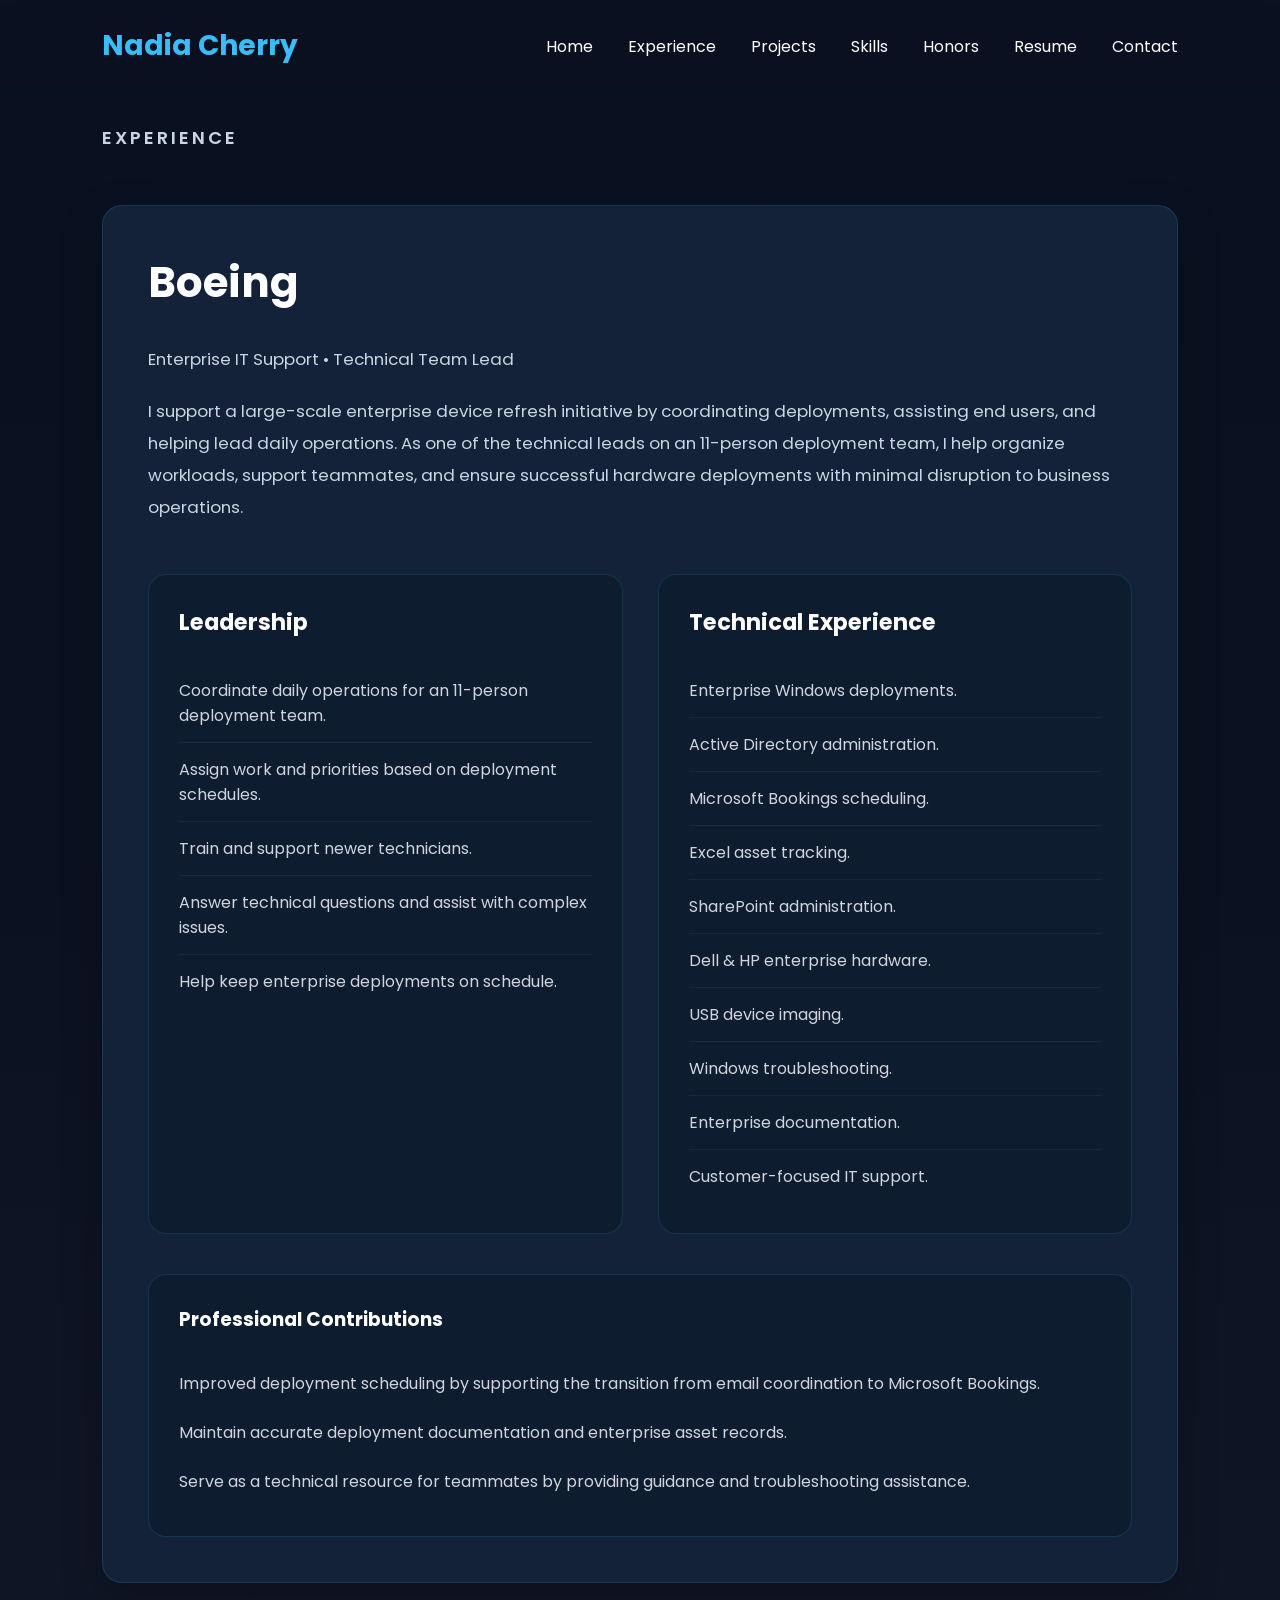
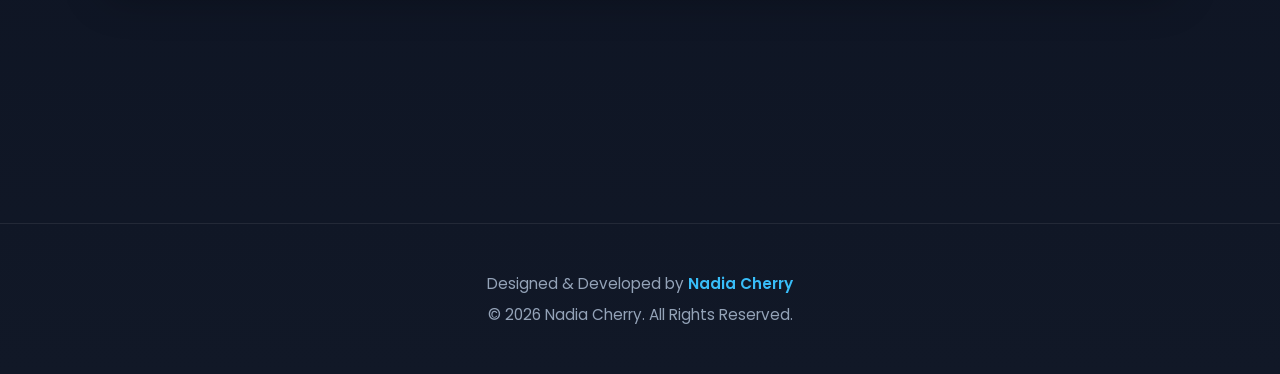
<file: experience.html>
<!DOCTYPE html>
<html lang="en">

<head>
    <meta charset="UTF-8">
    <meta name="viewport" content="width=device-width, initial-scale=1.0">

    <title>Nadia Cherry | Enterprise IT Support | Future Cybersecurity Professional</title>

    <!-- Google Font -->
    <link rel="preconnect" href="https://fonts.googleapis.com">
    <link rel="preconnect" href="https://fonts.gstatic.com" crossorigin>

    <link
        href="https://fonts.googleapis.com/css2?family=Poppins:wght@300;400;500;600;700;800&display=swap"
        rel="stylesheet">

    <link rel="stylesheet" href="style.css">
</head>

<body>

<header>

<nav class="navbar">

<div class="logo">
Nadia Cherry
</div>

<ul class="nav-links">

    <li><a href="index.html">Home</a></li>

    <li><a href="experience.html">Experience</a></li>

    <li><a href="projects.html">Projects</a></li>

    <li><a href="skills.html">Skills</a></li>

    <li><a href="honors.html">Honors</a></li>

    <li><a href="resume.html">Resume</a></li>

    <li><a href="#contact">Contact</a></li>

</ul>

</nav>

<!-- ==========================
     EXPERIENCE
========================== -->

<section id="experience" class="experience">

<div class="container">

<p class="section-title">
EXPERIENCE
</p>

<div class="experience-card">

<h2 class="company">
Boeing
</h2>

<p class="job-title">
Enterprise IT Support • Technical Team Lead
</p>

<p>
I support a large-scale enterprise device refresh initiative by coordinating deployments, assisting end users, and helping lead daily operations. As one of the technical leads on an 11-person deployment team, I help organize workloads, support teammates, and ensure successful hardware deployments with minimal disruption to business operations.
</p>

<div class="experience-grid">

<div class="info-card">

<h3>
Leadership
</h3>

<ul>

<li>Coordinate daily operations for an 11-person deployment team.</li>

<li>Assign work and priorities based on deployment schedules.</li>

<li>Train and support newer technicians.</li>

<li>Answer technical questions and assist with complex issues.</li>

<li>Help keep enterprise deployments on schedule.</li>

</ul>

</div>

<div class="info-card">

<h3>
Technical Experience
</h3>

<ul>

<li>Enterprise Windows deployments.</li>

<li>Active Directory administration.</li>

<li>Microsoft Bookings scheduling.</li>

<li>Excel asset tracking.</li>

<li>SharePoint administration.</li>

<li>Dell & HP enterprise hardware.</li>

<li>USB device imaging.</li>

<li>Windows troubleshooting.</li>

<li>Enterprise documentation.</li>

<li>Customer-focused IT support.</li>

</ul>

</div>

</div>

<div class="contributions">

<h3>
Professional Contributions
</h3>

<ul>

<li>Improved deployment scheduling by supporting the transition from email coordination to Microsoft Bookings.</li>

<li>Maintain accurate deployment documentation and enterprise asset records.</li>

<li>Serve as a technical resource for teammates by providing guidance and troubleshooting assistance.</li>

</ul>

</div>

</div>

</div>

</section>

<!-- FOOTER -->

<footer class="footer">

    <div class="container">

        <p>

            Designed & Developed by <strong>Nadia Cherry</strong>

        </p>

        <p class="footer-copy">

            © 2026 Nadia Cherry. All Rights Reserved.

        </p>

    </div>

</footer>

<script src="script.js"></script>

</body>

</html>
</file>
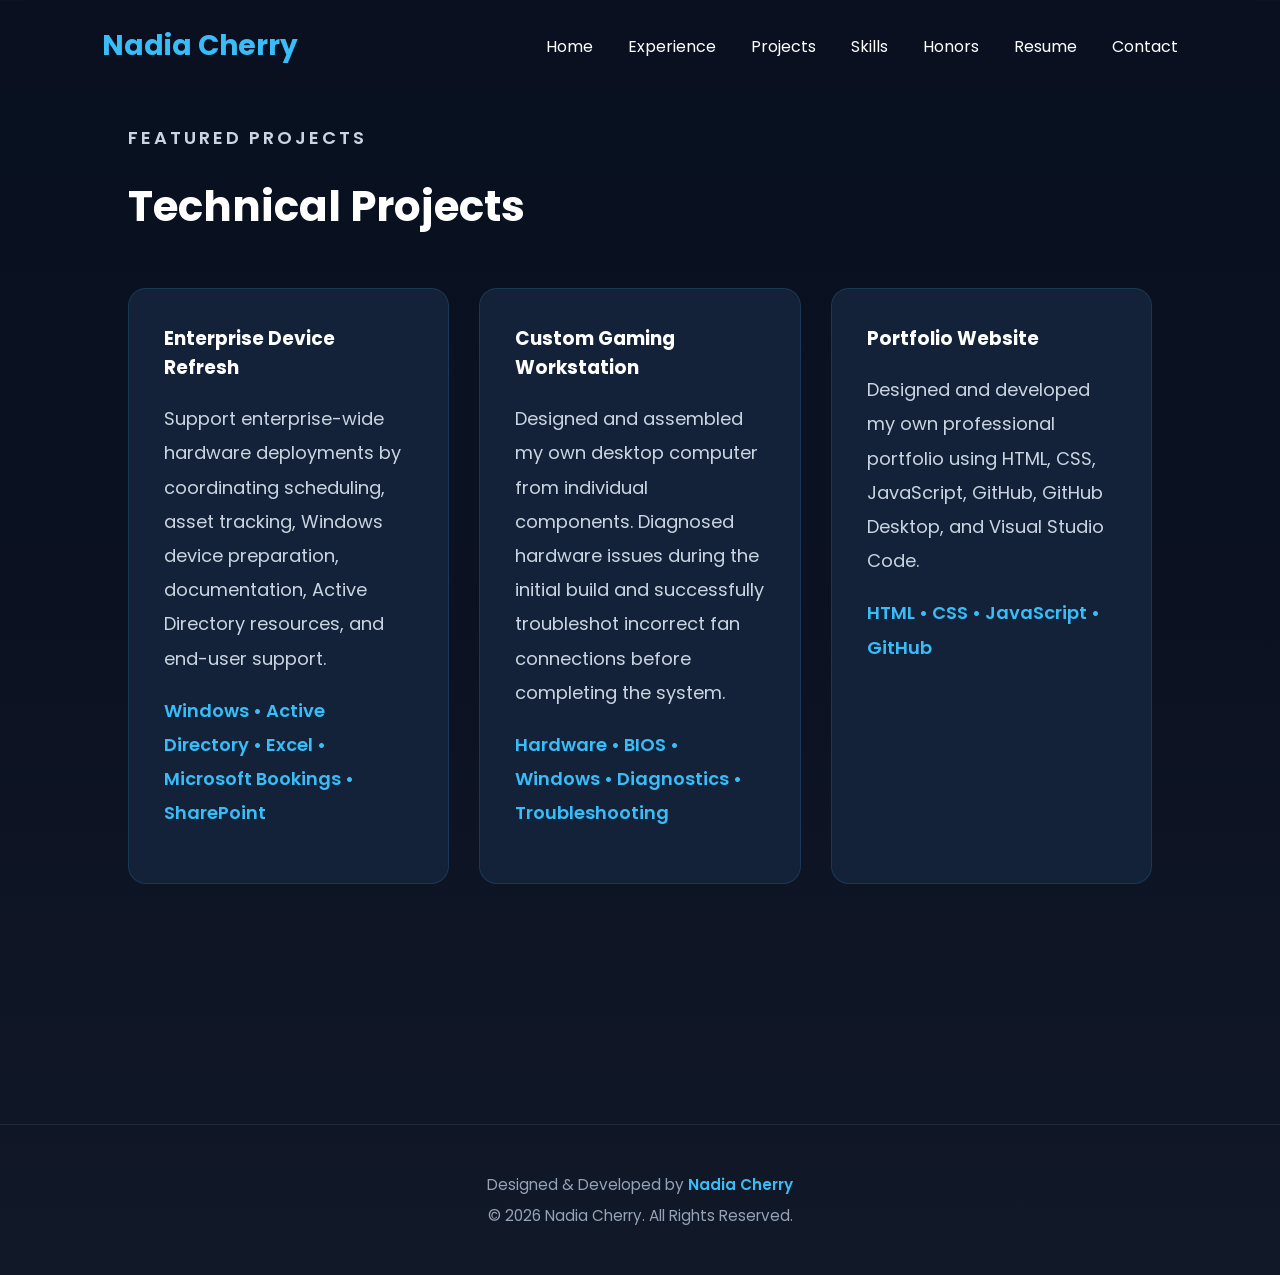
<file: projects.html>
<!DOCTYPE html>
<html lang="en">

<header>
    
<head>
    <meta charset="UTF-8">
    <meta name="viewport" content="width=device-width, initial-scale=1.0">

    <title>Nadia Cherry | Enterprise IT Support | Future Cybersecurity Professional</title>

    <!-- Google Font -->
    <link rel="preconnect" href="https://fonts.googleapis.com">
    <link rel="preconnect" href="https://fonts.gstatic.com" crossorigin>

    <link
        href="https://fonts.googleapis.com/css2?family=Poppins:wght@300;400;500;600;700;800&display=swap"
        rel="stylesheet">

    <link rel="stylesheet" href="style.css">
</head>

<body>

<header>

<nav class="navbar">

<div class="logo">
Nadia Cherry
</div>

<ul class="nav-links">

    <li><a href="index.html">Home</a></li>

    <li><a href="experience.html">Experience</a></li>

    <li><a href="projects.html">Projects</a></li>

    <li><a href="skills.html">Skills</a></li>

    <li><a href="honors.html">Honors</a></li>

    <li><a href="resume.html">Resume</a></li>

    <li><a href="#contact">Contact</a></li>

</ul>

</nav>

<!-- PROJECTS -->

<section id="projects" class="projects">

<div class="container">

<p class="section-title">
FEATURED PROJECTS
</p>

<h2>
Technical Projects
</h2>

<div class="project-grid">

<!-- Project 1 -->

<div class="project-card">

<h3>Enterprise Device Refresh</h3>

<p>

Support enterprise-wide hardware deployments by coordinating scheduling,
asset tracking, Windows device preparation, documentation,
Active Directory resources, and end-user support.

</p>

<p class="tech">

Windows • Active Directory • Excel • Microsoft Bookings • SharePoint

</p>

</div>

<!-- Project 2 -->

<div class="project-card">

<h3>Custom Gaming Workstation</h3>

<p>

Designed and assembled my own desktop computer from individual components.
Diagnosed hardware issues during the initial build and successfully
troubleshot incorrect fan connections before completing the system.

</p>

<p class="tech">

Hardware • BIOS • Windows • Diagnostics • Troubleshooting

</p>

</div>

<!-- Project 3 -->

<div class="project-card">

<h3>Portfolio Website</h3>

<p>

Designed and developed my own professional portfolio using HTML, CSS,
JavaScript, GitHub, GitHub Desktop, and Visual Studio Code.

</p>

<p class="tech">

HTML • CSS • JavaScript • GitHub

</p>

</div>

</div>

</div>

</section>

<!-- FOOTER -->

<footer class="footer">

    <div class="container">

        <p>

            Designed & Developed by <strong>Nadia Cherry</strong>

        </p>

        <p class="footer-copy">

            © 2026 Nadia Cherry. All Rights Reserved.

        </p>

    </div>

</footer>

<script src="script.js"></script>

</body>

</html>
</file>
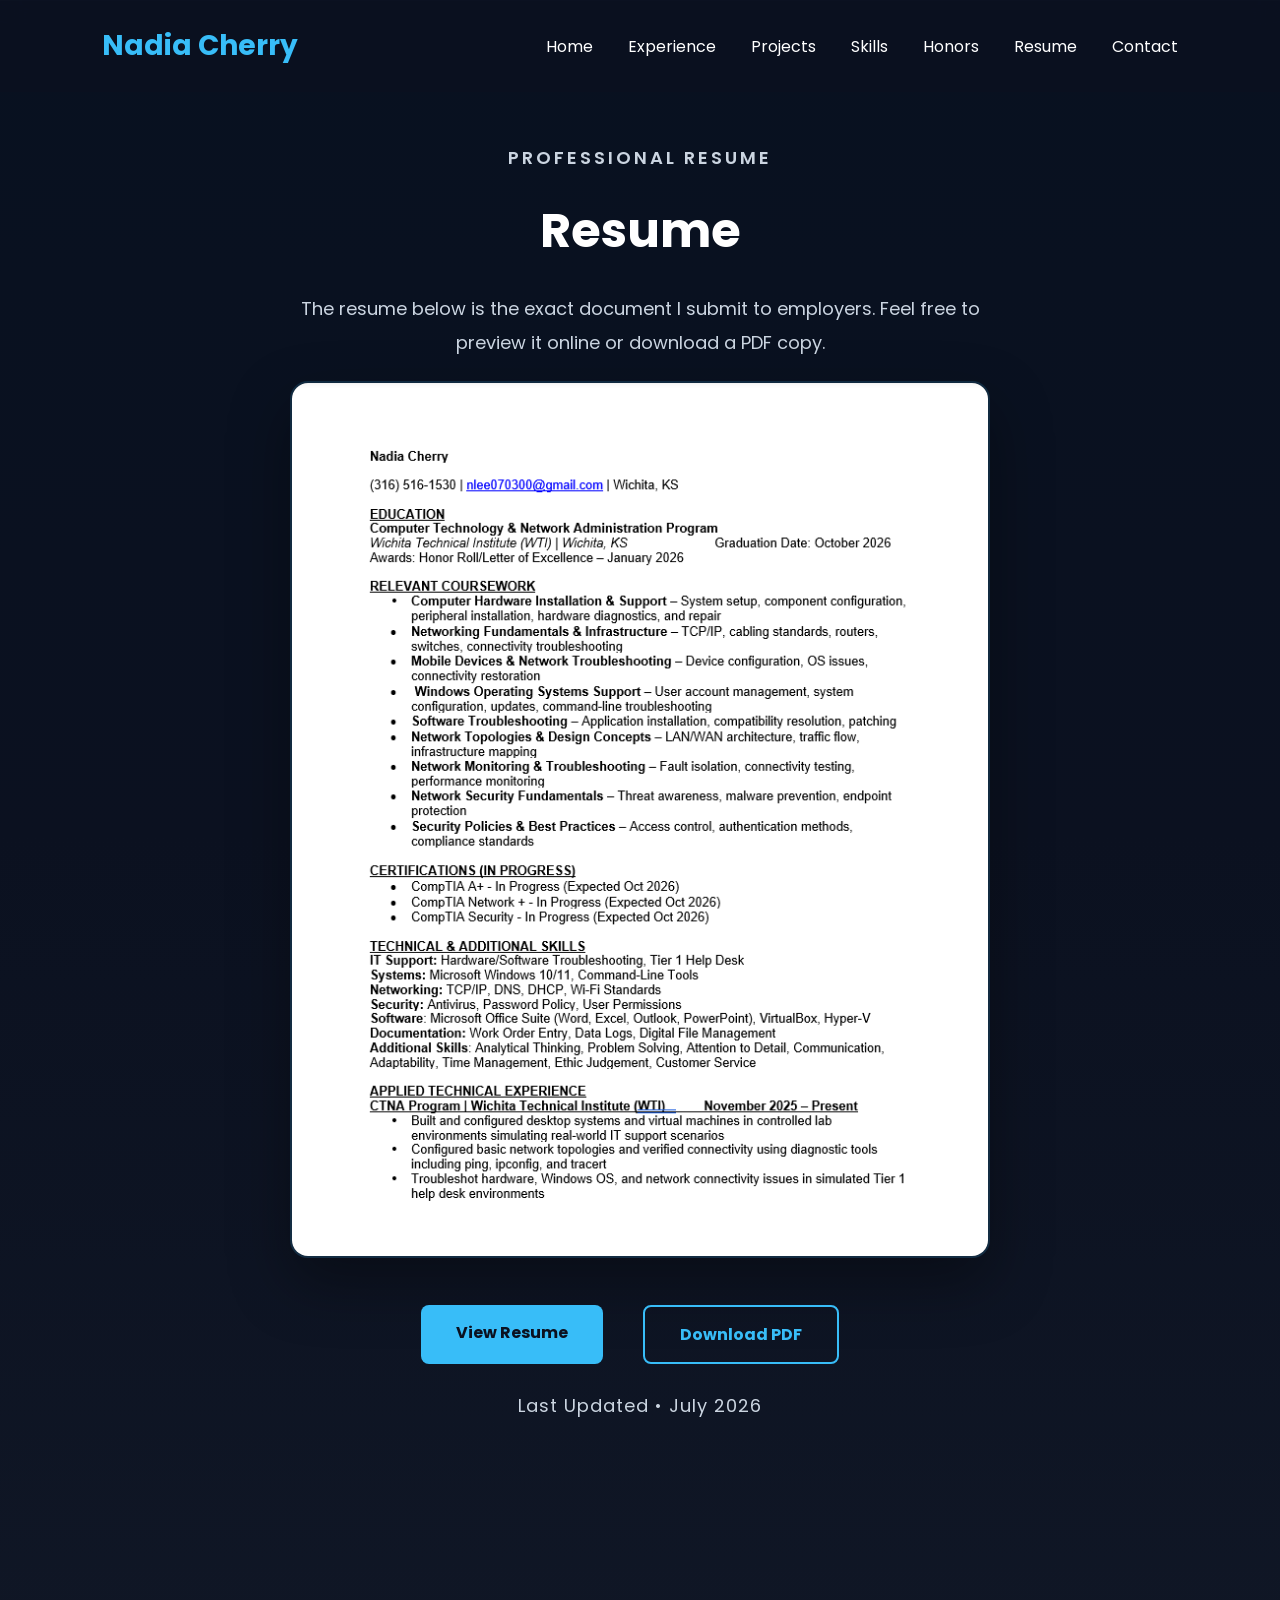
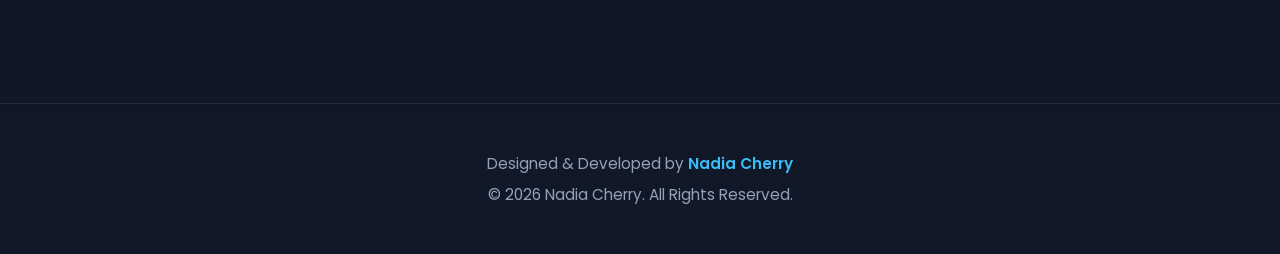
<file: resume.html>
<!DOCTYPE html>
<html lang="en">

<head>
    <meta charset="UTF-8">
    <meta name="viewport" content="width=device-width, initial-scale=1.0">

    <title>Nadia Cherry | Enterprise IT Support | Future Cybersecurity Professional</title>

    <!-- Google Font -->
    <link rel="preconnect" href="https://fonts.googleapis.com">
    <link rel="preconnect" href="https://fonts.gstatic.com" crossorigin>

    <link
        href="https://fonts.googleapis.com/css2?family=Poppins:wght@300;400;500;600;700;800&display=swap"
        rel="stylesheet">

    <link rel="stylesheet" href="style.css">
</head>

<body>

<header>

<nav class="navbar">

<div class="logo">
Nadia Cherry
</div>

<ul class="nav-links">

    <li><a href="index.html">Home</a></li>

    <li><a href="experience.html">Experience</a></li>

    <li><a href="projects.html">Projects</a></li>

    <li><a href="skills.html">Skills</a></li>

    <li><a href="honors.html">Honors</a></li>

    <li><a href="resume.html">Resume</a></li>

    <li><a href="#contact">Contact</a></li>

</ul>

</nav>

<!-- RESUME -->

<section id="resume" class="resume">

    <div class="container">

        <p class="section-title">
            PROFESSIONAL RESUME
        </p>

        <h2>Resume</h2>

        <p class="resume-intro">
            The resume below is the exact document I submit to employers.
            Feel free to preview it online or download a PDF copy.
        </p>

        <div class="resume-container">

           <a href="assets/resume/resume.pdf" target="_blank">

                <img
                    src="assets/resume/resume-preview.png"
                    alt="Nadia Cherry Resume"
                    class="resume-preview">

            </a>

            <div class="resume-buttons">

               <a href="assets/resume/resume.pdf"
                    target="_blank"
                    class="btn primary">
                    View Resume
                </a>

               <a href="assets/resume/resume.pdf"
   target="_blank"
   class="btn secondary">
    Download PDF
</a>

            </div>


            <p class="resume-date">
    Last Updated • July 2026
            </p>

        </div>

    </div>


</section>

<!-- FOOTER -->

<footer class="footer">

    <div class="container">

        <p>

            Designed & Developed by <strong>Nadia Cherry</strong>

        </p>

        <p class="footer-copy">

            © 2026 Nadia Cherry. All Rights Reserved.

        </p>

    </div>

</footer>

<script src="script.js"></script>

</body>

</html>
</file>
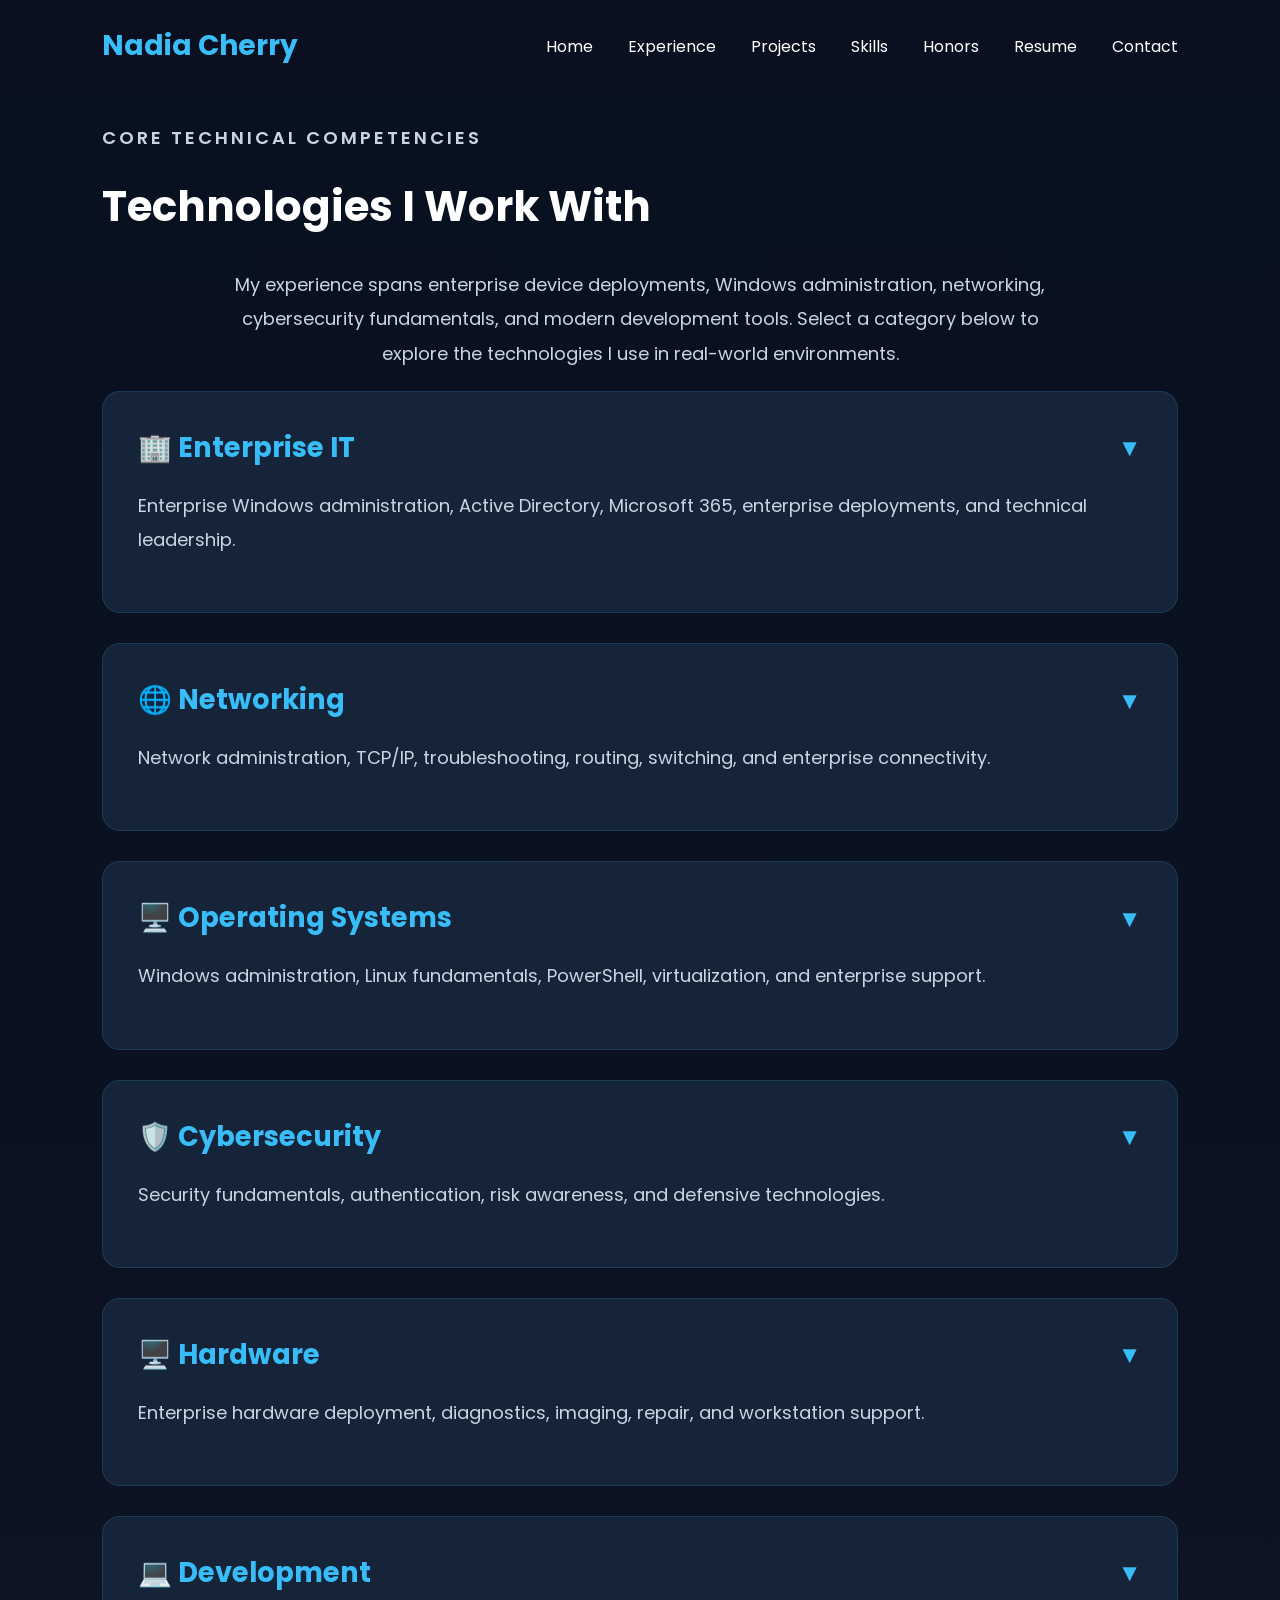
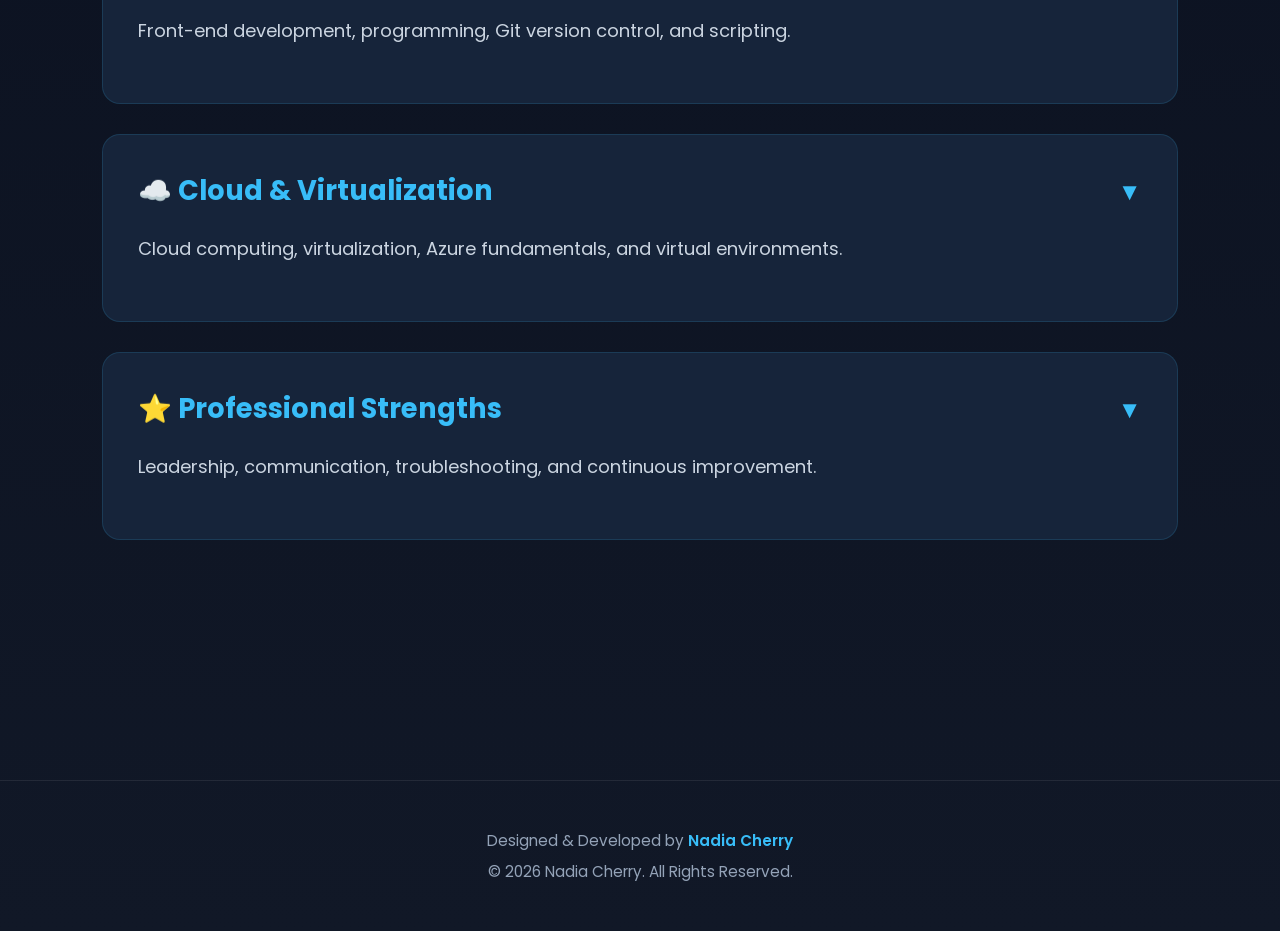
<file: skills.html>
<!DOCTYPE html>
<html lang="en">

<head>
    <meta charset="UTF-8">
    <meta name="viewport" content="width=device-width, initial-scale=1.0">

    <title>Nadia Cherry | Enterprise IT Support | Future Cybersecurity Professional</title>

    <!-- Google Font -->
    <link rel="preconnect" href="https://fonts.googleapis.com">
    <link rel="preconnect" href="https://fonts.gstatic.com" crossorigin>

    <link
        href="https://fonts.googleapis.com/css2?family=Poppins:wght@300;400;500;600;700;800&display=swap"
        rel="stylesheet">

    <link rel="stylesheet" href="style.css">
</head>

<body>

<header>

<nav class="navbar">

<div class="logo">
Nadia Cherry
</div>

<ul class="nav-links">

    <li><a href="index.html">Home</a></li>

    <li><a href="experience.html">Experience</a></li>

    <li><a href="projects.html">Projects</a></li>

    <li><a href="skills.html">Skills</a></li>

    <li><a href="honors.html">Honors</a></li>

    <li><a href="resume.html">Resume</a></li>

    <li><a href="#contact">Contact</a></li>

</ul>

</nav>

<!-- SKILLS -->

<section id="skills" class="skills">

    <div class="container">

        <p class="section-title">
            CORE TECHNICAL COMPETENCIES
        </p>

        <h2>
            Technologies I Work With
        </h2>

        <p class="skills-intro">

            My experience spans enterprise device deployments, Windows administration,
            networking, cybersecurity fundamentals, and modern development tools.
            Select a category below to explore the technologies I use in real-world
            environments.

        </p>

       <div class="competency-grid">

    <!-- Enterprise IT -->

    <div class="competency-card">

        <div class="competency-header">

            <h3>🏢 Enterprise IT</h3>

            <span class="expand-icon">▼</span>

        </div>

        <p class="competency-summary">

            Enterprise Windows administration, Active Directory,
            Microsoft 365, enterprise deployments, and technical leadership.

        </p>

        <div class="competency-details hidden">

            <ul>

                <li>✔ Active Directory</li>
                <li>✔ Group Policy</li>
                <li>✔ SharePoint Administration</li>
                <li>✔ Microsoft Bookings</li>
                <li>✔ Microsoft Teams</li>
                <li>✔ Microsoft Outlook</li>
                <li>✔ Microsoft Excel</li>
                <li>✔ Enterprise Asset Management</li>
                <li>✔ Device Refresh Operations</li>
                <li>✔ Enterprise Documentation</li>
                <li>✔ Policy Deployment</li>
                <li>✔ User Support</li>
                <li>✔ Customer Service</li>
                <li>✔ Technical Leadership</li>

            </ul>

        </div>

    </div>

    <!-- Networking -->

    <div class="competency-card">

        <div class="competency-header">

            <h3>🌐 Networking</h3>

            <span class="expand-icon">▼</span>

        </div>

        <p class="competency-summary">

            Network administration, TCP/IP, troubleshooting,
            routing, switching, and enterprise connectivity.

        </p>

        <div class="competency-details hidden">

            <ul>

                <li>✔ TCP/IP</li>
                <li>✔ IPv4 Addressing</li>
                <li>✔ Subnetting</li>
                <li>✔ DNS</li>
                <li>✔ DHCP</li>
                <li>✔ VPN</li>
                <li>✔ VLAN Fundamentals</li>
                <li>✔ Routing Concepts</li>
                <li>✔ Switching Concepts</li>
                <li>✔ Cisco Networking</li>
                <li>✔ Wireshark</li>
                <li>✔ Ping</li>
                <li>✔ Tracert</li>
                <li>✔ Network Troubleshooting</li>
                <li>✔ Network Printers</li>
                <li>✔ Port Forwarding</li>

            </ul>

        </div>

    </div>

    <!-- Operating Systems -->

    <div class="competency-card">

        <div class="competency-header">

            <h3>🖥️ Operating Systems</h3>

            <span class="expand-icon">▼</span>

        </div>

        <p class="competency-summary">

            Windows administration, Linux fundamentals,
            PowerShell, virtualization, and enterprise support.

        </p>

        <div class="competency-details hidden">

            <ul>

                <li>✔ Windows 10</li>
                <li>✔ Windows 11</li>
                <li>✔ Windows Server (Labs)</li>
                <li>✔ Linux</li>
                <li>✔ PowerShell</li>
                <li>✔ Command Prompt</li>
                <li>✔ Windows Security</li>
                <li>✔ Virtual Machines</li>

            </ul>

        </div>

    </div>

    <!-- Cybersecurity -->

    <div class="competency-card">

        <div class="competency-header">

            <h3>🛡️ Cybersecurity</h3>

            <span class="expand-icon">▼</span>

        </div>

        <p class="competency-summary">

            Security fundamentals, authentication,
            risk awareness, and defensive technologies.

        </p>

        <div class="competency-details hidden">

            <ul>

                <li>✔ Security Fundamentals</li>
                <li>✔ Authentication</li>
                <li>✔ Authorization</li>
                <li>✔ Least Privilege</li>
                <li>✔ MFA Concepts</li>
                <li>✔ Windows Security</li>
                <li>✔ BitLocker Fundamentals</li>
                <li>✔ Incident Response Fundamentals</li>
                <li>✔ Digital Forensics Concepts</li>
                <li>✔ Risk Awareness</li>
                <li>✔ Threat Analysis Fundamentals</li>
                <li>✔ Security Best Practices</li>

            </ul>

        </div>

    </div>

    <!-- Hardware -->

    <div class="competency-card">

        <div class="competency-header">

            <h3>🖥️ Hardware</h3>

            <span class="expand-icon">▼</span>

        </div>

        <p class="competency-summary">

            Enterprise hardware deployment,
            diagnostics, imaging, repair, and workstation support.

        </p>

        <div class="competency-details hidden">

            <ul>

                <li>✔ Custom PC Assembly</li>
                <li>✔ Hardware Diagnostics</li>
                <li>✔ Dell Enterprise Devices</li>
                <li>✔ HP Enterprise Devices</li>
                <li>✔ USB Imaging</li>
                <li>✔ Docking Stations</li>
                <li>✔ SSD Installation</li>
                <li>✔ SATA Storage</li>
                <li>✔ RAM Installation</li>
                <li>✔ BIOS Configuration</li>
                <li>✔ Peripheral Installation</li>
                <li>✔ Device Troubleshooting</li>

            </ul>

        </div>

    </div>

    <!-- Development -->

    <div class="competency-card">

        <div class="competency-header">

            <h3>💻 Development</h3>

            <span class="expand-icon">▼</span>

        </div>

        <p class="competency-summary">

            Front-end development, programming,
            Git version control, and scripting.

        </p>

        <div class="competency-details hidden">

            <ul>

                <li>✔ HTML5</li>
                <li>✔ CSS3</li>
                <li>✔ JavaScript (Learning)</li>
                <li>✔ Java</li>
                <li>✔ PowerShell</li>
                <li>✔ Python (Learning)</li>
                <li>✔ Git</li>
                <li>✔ GitHub</li>
                <li>✔ GitHub Desktop</li>
                <li>✔ Visual Studio Code</li>

            </ul>

        </div>

    </div>

    <!-- Cloud & Virtualization -->

    <div class="competency-card">

        <div class="competency-header">

            <h3>☁️ Cloud & Virtualization</h3>

            <span class="expand-icon">▼</span>

        </div>

        <p class="competency-summary">

            Cloud computing, virtualization,
            Azure fundamentals, and virtual environments.

        </p>

        <div class="competency-details hidden">

            <ul>

                <li>✔ Microsoft Azure (Labs)</li>
                <li>✔ Virtual Machines</li>
                <li>✔ VirtualBox</li>
                <li>✔ Cloud Fundamentals</li>

            </ul>

        </div>

    </div>

    <!-- Professional Strengths -->

    <div class="competency-card">

        <div class="competency-header">

            <h3>⭐ Professional Strengths</h3>

            <span class="expand-icon">▼</span>

        </div>

        <p class="competency-summary">

            Leadership, communication,
            troubleshooting, and continuous improvement.

        </p>

        <div class="competency-details hidden">

            <ul>

                <li>✔ Technical Troubleshooting</li>
                <li>✔ Root Cause Analysis</li>
                <li>✔ Problem Solving</li>
                <li>✔ Process Improvement</li>
                <li>✔ Technical Documentation</li>
                <li>✔ Team Leadership</li>
                <li>✔ Training Team Members</li>
                <li>✔ Task Coordination</li>
                <li>✔ Communication</li>
                <li>✔ Time Management</li>
                <li>✔ Adaptability</li>
                <li>✔ Continuous Learning</li>

            </ul>

        </div>

    </div>

</div>

</section>

<!-- FOOTER -->

<footer class="footer">

    <div class="container">

        <p>

            Designed & Developed by <strong>Nadia Cherry</strong>

        </p>

        <p class="footer-copy">

            © 2026 Nadia Cherry. All Rights Reserved.

        </p>

    </div>

</footer>

<script src="script.js"></script>

</body>

</html>
</file>
<file: style.css>
/* ===========================
   Nadia Cherry Portfolio
   Version 1.0
=========================== */

*{
    margin:0;
    padding:0;
    box-sizing:border-box;
}

html{
    scroll-behavior:smooth;
}

body{

    font-family: 'Poppins', sans-serif;

    background: linear-gradient(180deg, #081120 0%, #0B1120 45%, #111827 100%);

    color:white;

}

/* Navigation */

.navbar{

    display:flex;

    justify-content:space-between;

    align-items:center;

    padding:25px 8%;

    position:fixed;

    width:100%;

    top:0;

    background:rgba(11,17,32,.85);

    backdrop-filter:blur(12px);

    z-index:1000;

}

.logo{

    font-size:28px;

    font-weight:bold;

    color:#38BDF8;

}

.nav-links{

    display:flex;

    list-style:none;

    gap:35px;

}

.nav-links a{

    color:white;

    text-decoration:none;

    transition:.3s;

}

.nav-links a:hover{

    color:#38BDF8;

}

/* Hero */

.hero{

    min-height:100vh;

    display:flex;

    flex-direction:column;

    justify-content:center;

    align-items:flex-start;

    max-width:900px;

    margin:auto;

    padding:120px 40px;

}

.intro{

    color:#38BDF8;

    font-size:22px;

    margin-bottom:10px;

}

.hero h1{

    font-size:72px;

    margin-bottom:15px;

}

.hero h2{

    color:#9CA3AF;

    font-weight:400;

    margin-bottom:25px;

}

.description{

    max-width:700px;

    font-size:1.2rem;

    line-height:1.9;

    color:#D1D5DB;

    margin-bottom:20px;

}

/* Buttons */

.buttons{

    margin-top:45px;

}

.btn{

    display:inline-block;

    padding:15px 35px;

    border-radius:8px;

    text-decoration:none;

    margin-right:20px;

    transition:.3s;

    font-weight:bold;

}

.primary{

    background:#38BDF8;

    color:#0B1120;

}

.primary:hover{

    transform:translateY(-4px);

}

.secondary{

    border:2px solid #38BDF8;

    color:#38BDF8;

}

.secondary:hover{

    background:#38BDF8;

    color:#0B1120;

}

.mission{

    color:#94A3B8;

    font-size:1rem;

    line-height:1.8;

    max-width:650px;

    margin-bottom:40px;

}
.mission{

    color:#94A3B8;

    font-size:1rem;

    line-height:1.8;

    max-width:650px;

    margin-bottom:40px;

}

/* ===========================
   Sections
=========================== */

section{
    padding:120px 10%;
}

.container{
    max-width:1100px;
    margin:0 auto;
}

.section-title{
    color:#38BDF8;
    font-size:14px;
    font-weight:600;
    letter-spacing:3px;
    margin-bottom:15px;
}

.about h2,
.experience h2,
.projects h2,
.skills h2,
.resume h2,
.contact h2{
    font-size:42px;
    margin-bottom:30px;
}

.about p,
.experience p,
.projects p,
.skills p,
.resume p,
.contact p{
    color:#CBD5E1;
    line-height:1.9;
    font-size:18px;
    margin-bottom:20px;
}

.experience,
.projects,
.skills,
.resume,
.contact{
    border-top:1px solid rgba(255,255,255,.08);
}



/* ==========================
   PROJECTS
========================== */

.project-grid{

display:grid;

grid-template-columns:repeat(auto-fit,minmax(320px,1fr));

gap:30px;

margin-top:50px;

}

.project-card{

background:#132238;

padding:35px;

border-radius:18px;

border:1px solid rgba(56,189,248,.15);

transition:.35s;

}

.project-card:hover{

transform:translateY(-8px);

border-color:#38BDF8;

box-shadow:0 0 25px rgba(56,189,248,.15);

}

.project-card h3{

margin-bottom:20px;

}

.project-card p{

margin-bottom:18px;

}

.tech{

color:#38BDF8 !important;

font-weight:600;

}
/* ==========================
   PROJECTS
========================== */

.project-grid{

display:grid;

grid-template-columns:repeat(auto-fit,minmax(320px,1fr));

gap:30px;

margin-top:50px;

}

.project-card{

background:#132238;

padding:35px;

border-radius:18px;

border:1px solid rgba(56,189,248,.15);

transition:.35s;

}

.project-card:hover{

transform:translateY(-8px);

border-color:#38BDF8;

box-shadow:0 0 25px rgba(56,189,248,.15);

}

.project-card h3{

margin-bottom:20px;

}

.project-card p{

margin-bottom:18px;

}

.tech{

color:#38BDF8 !important;

font-weight:600;

}

/* ==========================
   EDUCATION
========================== */

.education-grid{

display:grid;

grid-template-columns:repeat(auto-fit,minmax(350px,1fr));

gap:30px;

margin-top:50px;

}

.education-card{

background:#132238;

padding:35px;

border-radius:18px;

border:1px solid rgba(56,189,248,.15);

transition:.3s;

}

.education-card:hover{

transform:translateY(-8px);

border-color:#38BDF8;

}

.education-subtitle{

color:#38BDF8;

margin-bottom:20px;

font-weight:600;

}

.education-card ul{

list-style:none;

}

.education-card li{

margin-bottom:14px;

color:#CBD5E1;

}

/* ==========================
   SKILLS
========================== */

.skills{

    padding:120px 8%;

}

.skills .container{

    max-width:1300px;

    margin:auto;

}

.skills-grid{

    display:grid;

    grid-template-columns:repeat(auto-fit,minmax(350px,1fr));

    gap:35px;

    margin-top:60px;

}

.skill-card{

    background:rgba(255,255,255,.04);

    border:1px solid rgba(56,189,248,.15);

    border-radius:18px;

    padding:35px;

    transition:.35s;

    display:flex;

    flex-direction:column;

    min-height:280px;

    box-shadow:0 10px 30px rgba(0,0,0,.25);

}

.skill-card:hover{

    transform:translateY(-10px);

    border-color:#38BDF8;

    box-shadow:0 18px 45px rgba(56,189,248,.18);

}

.skill-card h3{

    color:#38BDF8;

    font-size:1.5rem;

    margin-bottom:25px;

    font-weight:700;

}

.skill-card ul{

    display:flex;

    flex-wrap:wrap;

    gap:12px;

    list-style:none;

}

.skill-card li{

    background:#16253B;

    border:1px solid rgba(56,189,248,.20);

    color:#E2E8F0;

    padding:9px 15px;

    border-radius:999px;

    font-size:.92rem;

    transition:.25s;

    cursor:default;

}

.skill-card li:hover{

    background:#38BDF8;

    color:#081120;

    transform:scale(1.05);

}

@media(max-width:900px){

.skills-grid{

grid-template-columns:1fr;

}

}
/* ==========================
   EXPERIENCE
========================== */

.experience{

    padding:120px 8%;

}

.experience .container{

    max-width:1300px;

    margin:auto;

}

.experience-card{

    background:#132238;

    border:1px solid rgba(56,189,248,.15);

    border-radius:20px;

    padding:45px;

    margin-top:50px;

    box-shadow:0 15px 40px rgba(0,0,0,.25);

}

.company{

    font-size:3rem;

    font-weight:700;

    color:white;

}

.job-title{

    font-size:1.5rem;

    color:#38BDF8;

    margin:10px 0 35px;

}

.experience-card p{

    color:#CBD5E1;

    line-height:1.9;

    font-size:1.05rem;

}

.experience-grid{

    display:grid;

    grid-template-columns:1fr 1fr;

    gap:35px;

    margin-top:50px;

}

.info-card{

    background:#0E1C30;

    border:1px solid rgba(56,189,248,.15);

    border-radius:18px;

    padding:30px;

}

.info-card h3{

    color:white;

    margin-bottom:25px;

    font-size:1.4rem;

}

.info-card ul{

    list-style:none;

}

.info-card li{

    padding:14px 0;

    color:#D1D5DB;

    border-bottom:1px solid rgba(255,255,255,.05);

}

.info-card li:last-child{

    border-bottom:none;

}

.contributions{

    margin-top:40px;

    background:#0E1C30;

    border-radius:18px;

    padding:30px;

    border:1px solid rgba(56,189,248,.15);

}

.contributions h3{

    margin-bottom:25px;

}

.contributions ul{

    list-style:none;

}

.contributions li{

    padding:12px 0;

    color:#D1D5DB;

}

@media(max-width:900px){

.experience-grid{

grid-template-columns:1fr;

}

.company{

font-size:2.2rem;

}

}

/* ==========================
   CAREER ROADMAP
========================== */

.roadmap{

    padding:140px 8%;

}

.roadmap .container{

    max-width:1400px;

    margin:auto;

}

.roadmap h2{

    font-size:3rem;

    margin:15px 0 25px;

}

.roadmap-intro{

    max-width:650px;

    color:#CBD5E1;

    line-height:1.8;

    margin-bottom:100px;

}

/* Timeline */

.timeline{

    position:relative;

    display:flex;

    justify-content:space-between;

    align-items:center;

    margin-top:80px;

}

/* Horizontal line */

.timeline::before{

    content:"";

    position:absolute;

    top:50%;

    left:0;

    width:100%;

    height:4px;

    background:#334155;

    transform:translateY(-50%);

}

/* Timeline Item */

.timeline-item{

    width:18%;

    position:relative;

    display:flex;

    justify-content:center;

}

/* Alternate cards */

.timeline-item.top{

    margin-bottom:260px;

}

.timeline-item.bottom{

    margin-top:260px;

}

/* ==========================
   Timeline Cards
========================== */

.timeline-card{

    background:#13233b;

    border:1px solid rgba(56,189,248,.15);

    border-radius:18px;

    padding:30px;

    width:240px;

    text-align:center;

    transition:.35s ease;

    box-shadow:0 12px 30px rgba(0,0,0,.30);

}

.timeline-card:hover{

    transform:translateY(-10px);

    border-color:#38BDF8;

    box-shadow:0 15px 40px rgba(56,189,248,.20);

}

/* Current Position */

.timeline-card.current{

    border:2px solid #22C55E;

    box-shadow:0 0 30px rgba(34,197,94,.25);

}

/* ==========================
   Timeline Icons
========================== */

.icon{

    width:70px;

    height:70px;

    margin:20px auto;

    border-radius:50%;

    background:linear-gradient(135deg,#38BDF8,#2563EB);

    display:flex;

    justify-content:center;

    align-items:center;

    font-size:32px;

    box-shadow:
      0 0 15px rgba(56,189,248,.45),
    0 0 35px rgba(56,189,248,.25);

}

.year{

    color:#38BDF8;

    font-weight:700;

    font-size:.95rem;

    letter-spacing:2px;

    text-transform:uppercase;

}

.timeline-card h3{

    margin:15px 0;

    font-size:1.4rem;

}

.timeline-card p{

    color:#CBD5E1;

    line-height:1.7;

    font-size:.95rem;

}

/* ==========================
   Roadmap Layout
========================== */

/* Top milestones */

.milestone.top{

    transform:translateY(-90px);

}

/* Bottom milestones */

.milestone.bottom{

    transform:translateY(120px);

}

/* Put the bottom dot back on the line */

.milestone.bottom .dot{

    order:-1;

    margin-bottom:20px;

}

/* ==========================
   Timeline Connectors
========================== */

.timeline-item::before{

    content:"";

    position:absolute;

    width:3px;

    background:#38BDF8;

    left:50%;

    transform:translateX(-50%);

}

/* Cards ABOVE the line */

.timeline-item.top::before{

    top:100%;

    height:120px;

}

/* Cards BELOW the line */

.timeline-item.bottom::before{

    bottom:100%;

    height:120px;

}

/* Timeline Circle */

.timeline-item::after{

    content:"";

    position:absolute;

    width:20px;

    height:20px;

    border-radius:50%;

    background:#38BDF8;

    border:4px solid #0B1120;

    left:50%;

    transform:translateX(-50%);

    box-shadow:0 0 20px rgba(56,189,248,.5);

}

/* Top circles */

.timeline-item.top::after{

    bottom:-130px;

}

/* Bottom circles */

.timeline-item.bottom::after{

    top:-130px;

}

.timeline::before{

    content:"";

    position:absolute;

    top:50%;

    left:0;

    width:100%;

    height:4px;

   background:linear-gradient(
90deg,
#38BDF8,
#22C55E,
#38BDF8
);

border-radius:50px;

box-shadow:0 0 25px rgba(56,189,248,.4);

    transform:translateY(-50%);

}

/* ==========================
   RESUME
========================== */

.resume{

    padding:140px 8%;

}

.resume .container{

    max-width:1200px;

    margin:auto;

    text-align:center;

}

.resume h2{

    font-size:3rem;

    margin:15px 0 25px;

}

.resume-intro{

    color:#CBD5E1;

    max-width:700px;

    margin:0 auto 70px;

    line-height:1.8;

}

.resume-container{

    display:flex;

    flex-direction:column;

    align-items:center;

}

.resume-preview{

    width:100%;

    max-width:700px;

    border-radius:18px;

    border:2px solid rgba(56,189,248,.15);

    box-shadow:0 25px 60px rgba(0,0,0,.35);

    transition:.35s ease;

    cursor:pointer;

}

.resume-preview:hover{

    transform:translateY(-10px) scale(1.02);

    border-color:#38BDF8;

    box-shadow:0 30px 70px rgba(56,189,248,.25);

}

.resume-buttons{

    margin-top:40px;

    display:flex;

    gap:20px;

    justify-content:center;

    flex-wrap:wrap;

}

.resume-date{

    margin-top:25px;

    color:#94A3B8;

    font-size:.9rem;

    letter-spacing:1px;

}

/* ===========================
   AWARDS
=========================== */

.awards{

    padding:120px 8%;

}

.awards-intro{

    max-width:800px;

    margin:30px 0 60px;

    color:#CBD5E1;

    font-size:1.1rem;

    line-height:1.8;

}

.awards-grid{

    display:grid;

    grid-template-columns:repeat(auto-fit,minmax(320px,1fr));

    gap:35px;

}

.award-card{

    background:#16243A;

    border:1px solid rgba(56,189,248,.20);

    border-radius:18px;

    padding:35px;

    transition:.35s;

}

.award-card:hover{

    transform:translateY(-8px);

    border-color:#38BDF8;

    box-shadow:0 15px 35px rgba(56,189,248,.20);

}

.award-icon{

    font-size:42px;

    margin-bottom:20px;

}

.award-card h3{

    font-size:1.5rem;

    margin-bottom:12px;

}

.award-date{

    color:#38BDF8;

    font-weight:600;

    margin-bottom:20px;

}

.award-description{

    color:#CBD5E1;

    line-height:1.8;

}
.award-image{

    width:100%;

    height:220px;

    object-fit:cover;

    border-radius:12px;

    margin-bottom:25px;

    border:1px solid rgba(56,189,248,.20);

    transition:.35s ease;

}

.award-card:hover .award-image{

    transform:scale(1.03);

}

/* ===========================
   CONTACT
=========================== */

.contact{

    padding:140px 8%;

}

.contact .container{

    max-width:1200px;

    margin:auto;

    text-align:center;

}

.contact h2{

    font-size:3rem;

    margin:15px 0 25px;

}

.contact-text{

    max-width:750px;

    margin:0 auto 70px;

    color:#CBD5E1;

    line-height:1.8;

    font-size:1.05rem;

}

.contact-grid{

    display:grid;

    grid-template-columns:repeat(auto-fit,minmax(280px,1fr));

    gap:30px;

}

.contact-card{

    background:#16243A;

    border:1px solid rgba(56,189,248,.15);

    border-radius:18px;

    padding:40px 30px;

    text-decoration:none;

    transition:.35s ease;

}

.contact-card:hover{

    transform:translateY(-10px);

    border-color:#38BDF8;

    box-shadow:0 15px 40px rgba(56,189,248,.20);

}

.contact-card h3{

    color:#38BDF8;

    font-size:1.5rem;

    margin-bottom:15px;

}

.contact-card p{

    color:#CBD5E1;

    line-height:1.7;

}

.contact-location{

    margin-top:60px;

    color:#94A3B8;

    font-size:1rem;

}
/* ===============================
   CORE TECHNICAL COMPETENCIES
================================ */

.skills-intro{

    max-width:820px;

    margin:25px auto 70px;

    text-align:center;

    color:#CBD5E1;

    line-height:1.8;

}

.competency-grid{

    display:grid;

    gap:30px;

}

.competency-card{

    background:#16243A;

    border:1px solid rgba(56,189,248,.15);

    border-radius:18px;

    padding:35px;

    transition:.35s;

}

.competency-card:hover{

    transform:translateY(-6px);

    border-color:#38BDF8;

    box-shadow:0 18px 40px rgba(56,189,248,.20);

}

.competency-header{

    display:flex;

    justify-content:space-between;

    align-items:center;

    margin-bottom:20px;

}

.competency-header h3{

    color:#38BDF8;

    font-size:1.7rem;

}

.expand-icon{

    font-size:2rem;

    color:#38BDF8;

    font-weight:bold;

}

.competency-summary{

    color:#CBD5E1;

    line-height:1.8;

    margin-bottom:25px;

}

.competency-details ul{

    list-style:none;

    padding:0;

    margin:0;

}

.competency-details li{

    padding:12px 0;

    border-bottom:1px solid rgba(255,255,255,.06);

    color:#E2E8F0;

}
.hidden{

    display:none;

}

.competency-details{

    overflow:hidden;

}

.competency-card.active .competency-details{

    display:block;

    animation:fadeDown .3s ease;

}

@keyframes fadeDown{

    from{

        opacity:0;

        transform:translateY(-8px);

    }

    to{

        opacity:1;

        transform:translateY(0);

    }

}

.expand-icon{

    font-size:1.5rem;

    color:#38BDF8;

    transition:transform .3s ease;

}

.competency-card.active .expand-icon{

    transform:rotate(180deg);

}

/* ===========================
   FOOTER
=========================== */

.footer{

    padding:40px 8%;

    margin-top:120px;

    border-top:1px solid rgba(255,255,255,.08);

    text-align:center;

}

.footer p{

    color:#94A3B8;

    margin:8px 0;

    font-size:.95rem;

}

.footer strong{

    color:#38BDF8;

    font-weight:600;

}

.footer-copy{

    font-size:.85rem;

    color:#64748B;

}
</file>
